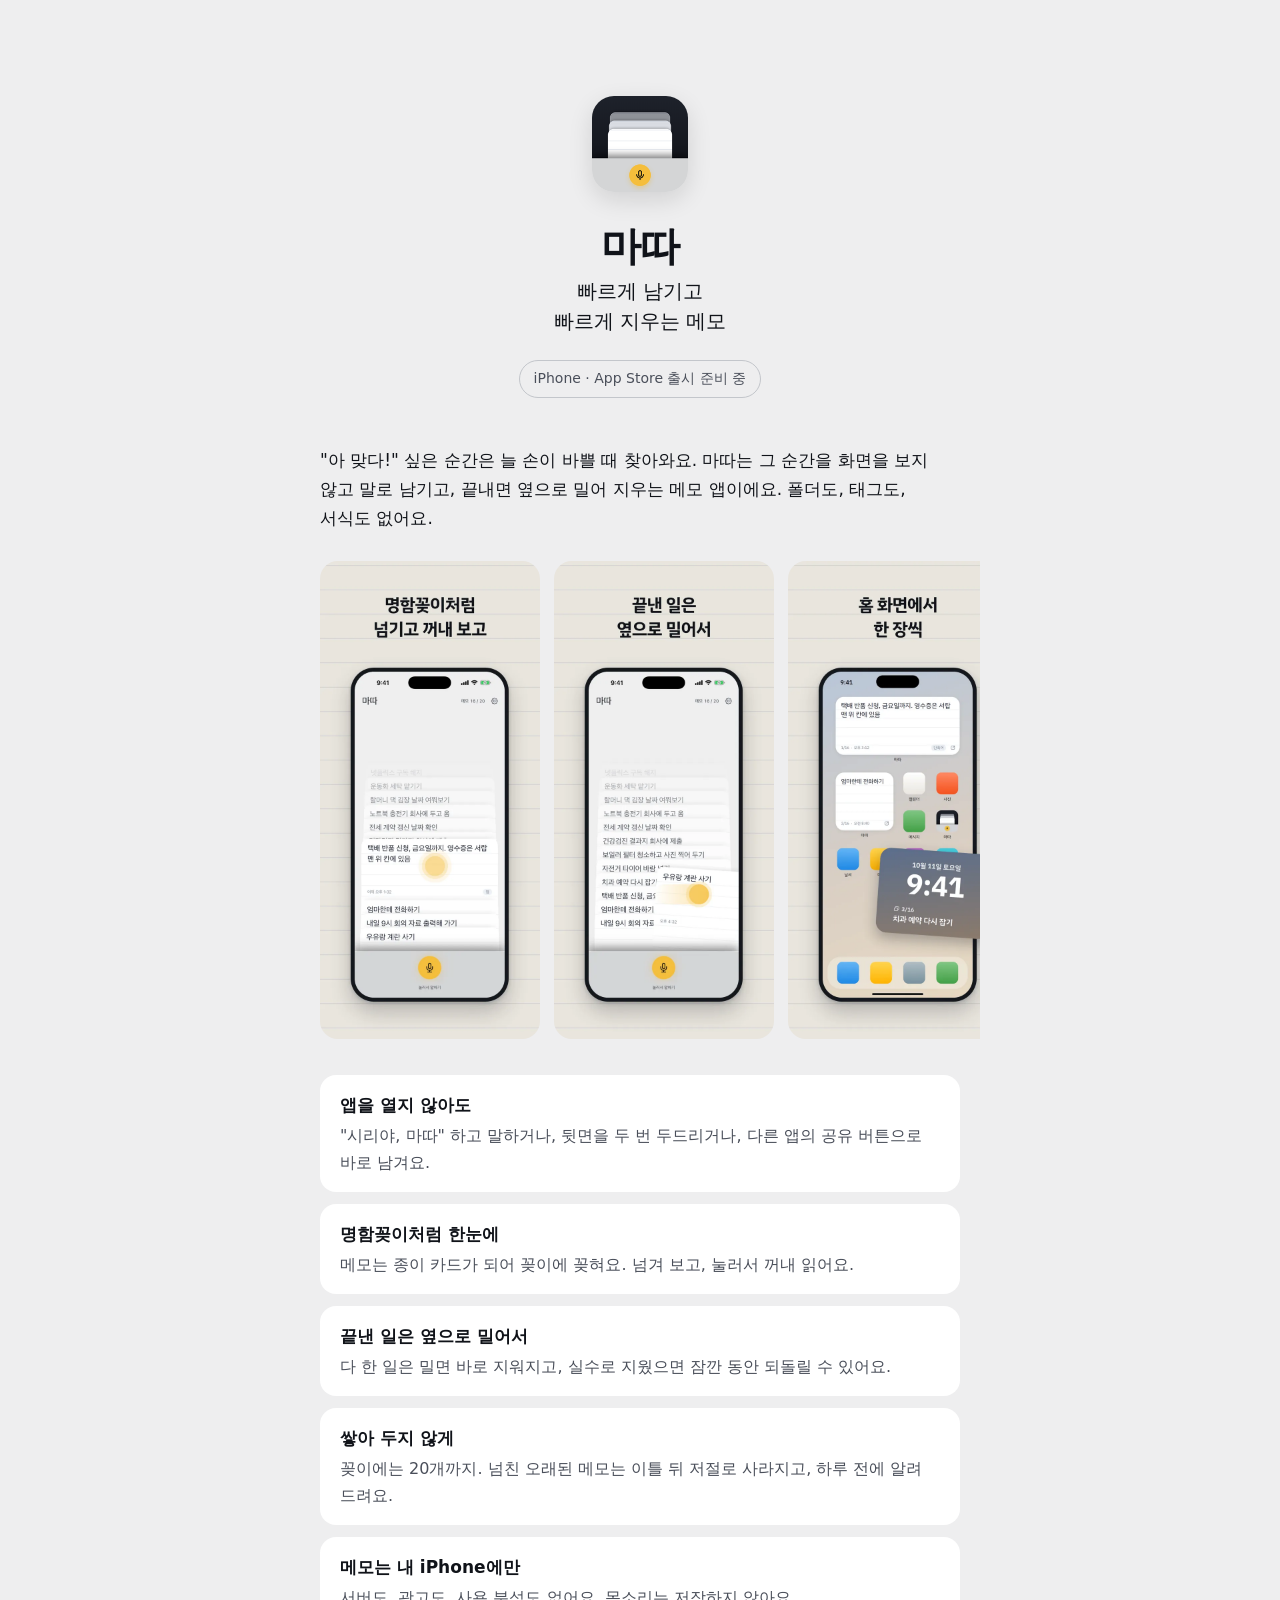
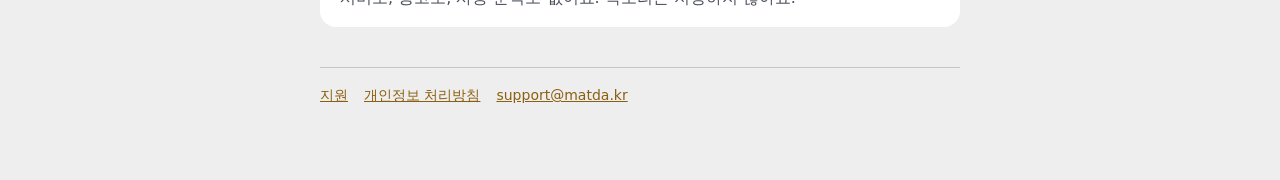
<file: index.html>
<!doctype html>
<html lang="ko">
<head>
<meta charset="utf-8">
<meta name="viewport" content="width=device-width, initial-scale=1">
<title>마따 — 빠르게 남기고 빠르게 지우는 메모</title>
<meta name="description" content="화면을 보지 않고 말로 남기고, 끝낸 일은 옆으로 밀어 지우는 iPhone 메모 앱. 서버도 광고도 없이 메모는 내 iPhone에만.">
<link rel="canonical" href="https://matda.kr/">
<meta property="og:title" content="마따">
<meta property="og:description" content="빠르게 남기고 빠르게 지우는 메모">
<meta property="og:url" content="https://matda.kr/">
<meta property="og:image" content="https://matda.kr/icon.png">
<link rel="icon" href="icon.png">
<link rel="apple-touch-icon" href="icon.png">
<link rel="stylesheet" href="style.css">
</head>
<body>
<main>
  <section class="hero">
    <img src="icon.png" alt="">
    <h1>마따</h1>
    <p class="lead">빠르게 남기고<br>빠르게 지우는 메모</p>
    <span class="badge">iPhone · App Store 출시 준비 중</span>
  </section>

  <p class="pitch">"아 맞다!" 싶은 순간은 늘 손이 바쁠 때 찾아와요. 마따는 그 순간을 화면을 보지 않고 말로 남기고, 끝내면 옆으로 밀어 지우는 메모 앱이에요. 폴더도, 태그도, 서식도 없어요.</p>

  <div class="shots" aria-label="앱 화면">
    <img src="img/3-raised.webp" width="660" height="1434" alt="명함꽂이처럼 꽂힌 메모 가운데 한 장을 꺼내 읽는 화면" loading="lazy">
    <img src="img/4-swipe.webp" width="660" height="1434" alt="끝낸 메모를 옆으로 밀어 지우는 화면" loading="lazy">
    <img src="img/5-widgets.webp" width="660" height="1434" alt="홈 화면과 잠금화면 위젯" loading="lazy">
  </div>

  <ul class="features">
    <li><strong>앱을 열지 않아도</strong><span>"시리야, 마따" 하고 말하거나, 뒷면을 두 번 두드리거나, 다른 앱의 공유 버튼으로 바로 남겨요.</span></li>
    <li><strong>명함꽂이처럼 한눈에</strong><span>메모는 종이 카드가 되어 꽂이에 꽂혀요. 넘겨 보고, 눌러서 꺼내 읽어요.</span></li>
    <li><strong>끝낸 일은 옆으로 밀어서</strong><span>다 한 일은 밀면 바로 지워지고, 실수로 지웠으면 잠깐 동안 되돌릴 수 있어요.</span></li>
    <li><strong>쌓아 두지 않게</strong><span>꽂이에는 20개까지. 넘친 오래된 메모는 이틀 뒤 저절로 사라지고, 하루 전에 알려 드려요.</span></li>
    <li><strong>메모는 내 iPhone에만</strong><span>서버도, 광고도, 사용 분석도 없어요. 목소리는 저장하지 않아요.</span></li>
  </ul>

  <nav>
    <a href="support">지원</a>
    <a href="privacy">개인정보 처리방침</a>
    <a href="mailto:support@matda.kr">support@matda.kr</a>
  </nav>
</main>
</body>
</html>
</file>
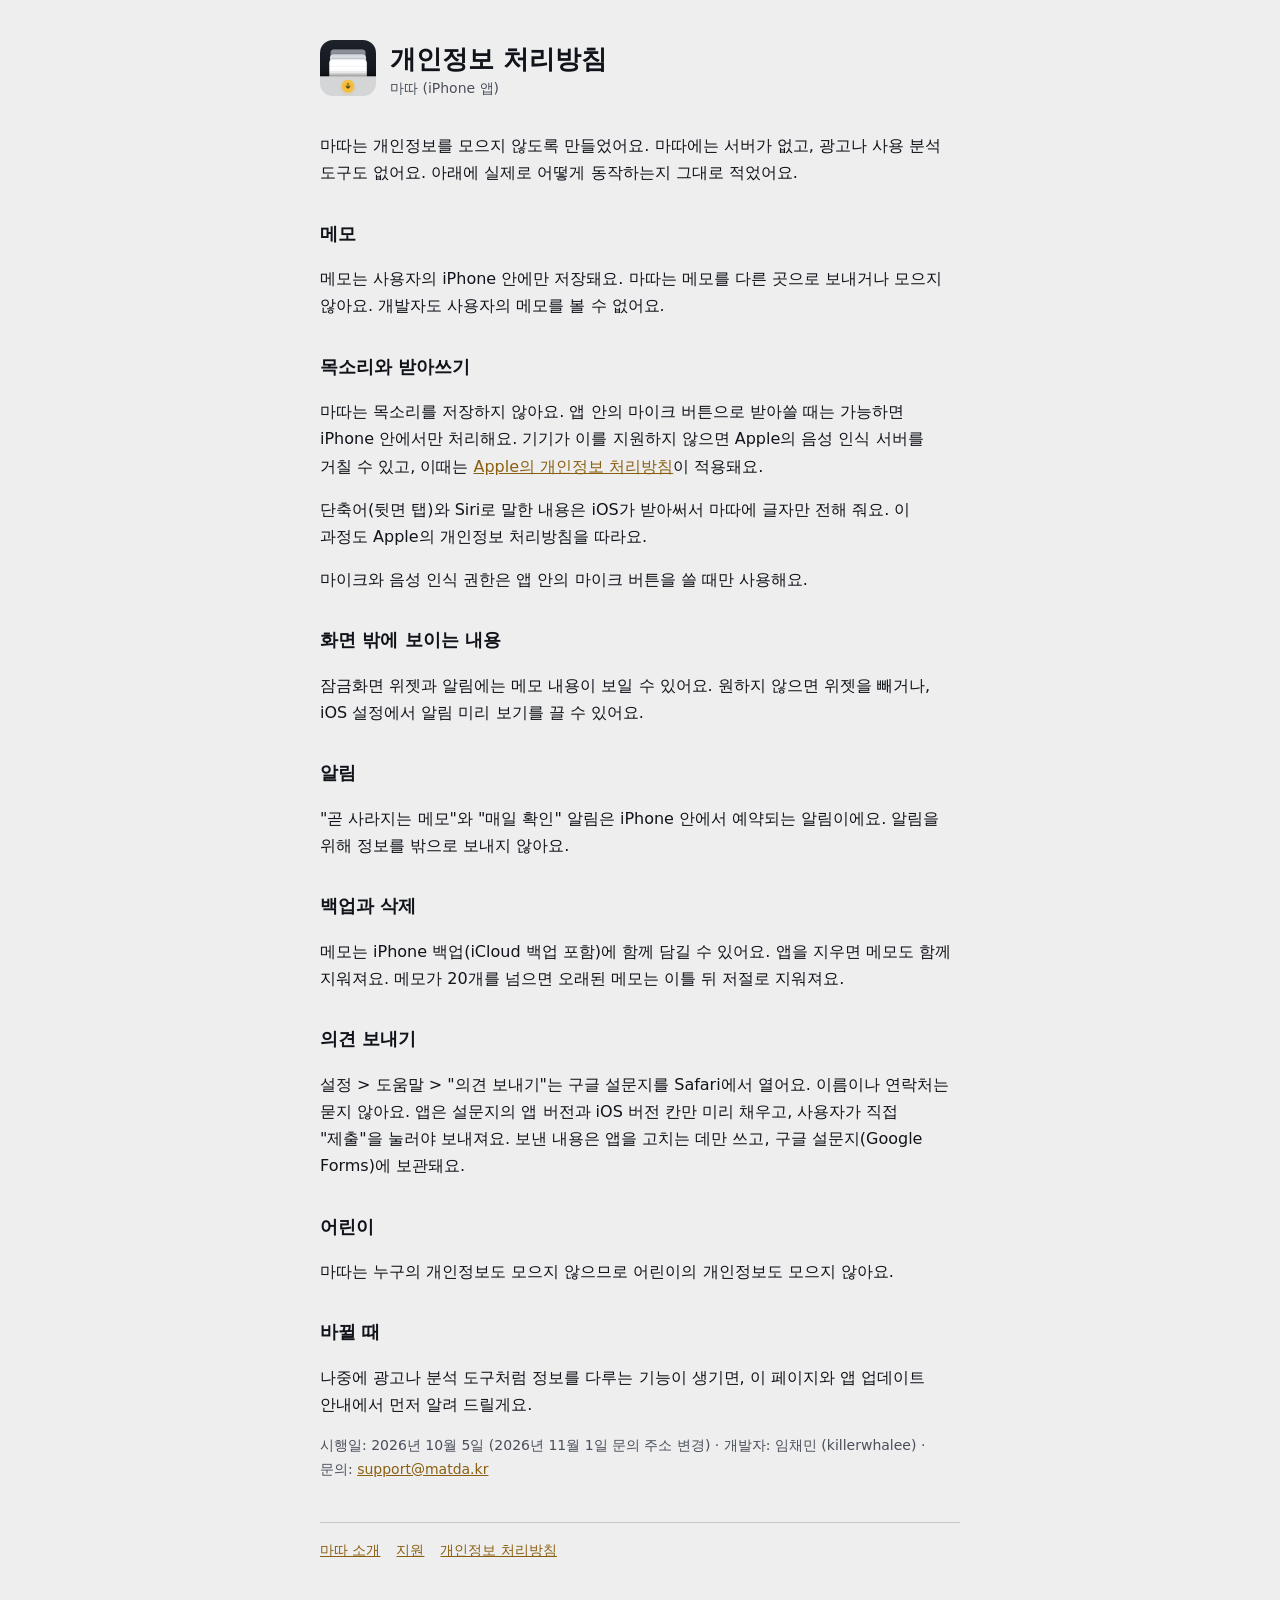
<file: privacy.html>
<!doctype html>
<html lang="ko">
<head>
<meta charset="utf-8">
<meta name="viewport" content="width=device-width, initial-scale=1">
<title>마따 개인정보 처리방침</title>
<link rel="canonical" href="https://matda.kr/privacy">
<link rel="icon" href="icon.png">
<link rel="stylesheet" href="style.css">
</head>
<body>
<main>
  <header>
    <a href="/"><img src="icon.png" alt="마따 소개"></a>
    <div><h1>개인정보 처리방침</h1><p>마따 (iPhone 앱)</p></div>
  </header>

  <p>마따는 개인정보를 모으지 않도록 만들었어요. 마따에는 서버가 없고, 광고나 사용 분석 도구도 없어요. 아래에 실제로 어떻게 동작하는지 그대로 적었어요.</p>

  <h2>메모</h2>
  <p>메모는 사용자의 iPhone 안에만 저장돼요. 마따는 메모를 다른 곳으로 보내거나 모으지 않아요. 개발자도 사용자의 메모를 볼 수 없어요.</p>

  <h2>목소리와 받아쓰기</h2>
  <p>마따는 목소리를 저장하지 않아요. 앱 안의 마이크 버튼으로 받아쓸 때는 가능하면 iPhone 안에서만 처리해요. 기기가 이를 지원하지 않으면 Apple의 음성 인식 서버를 거칠 수 있고, 이때는 <a href="https://www.apple.com/kr/legal/privacy/">Apple의 개인정보 처리방침</a>이 적용돼요.</p>
  <p>단축어(뒷면 탭)와 Siri로 말한 내용은 iOS가 받아써서 마따에 글자만 전해 줘요. 이 과정도 Apple의 개인정보 처리방침을 따라요.</p>
  <p>마이크와 음성 인식 권한은 앱 안의 마이크 버튼을 쓸 때만 사용해요.</p>

  <h2>화면 밖에 보이는 내용</h2>
  <p>잠금화면 위젯과 알림에는 메모 내용이 보일 수 있어요. 원하지 않으면 위젯을 빼거나, iOS 설정에서 알림 미리 보기를 끌 수 있어요.</p>

  <h2>알림</h2>
  <p>"곧 사라지는 메모"와 "매일 확인" 알림은 iPhone 안에서 예약되는 알림이에요. 알림을 위해 정보를 밖으로 보내지 않아요.</p>

  <h2>백업과 삭제</h2>
  <p>메모는 iPhone 백업(iCloud 백업 포함)에 함께 담길 수 있어요. 앱을 지우면 메모도 함께 지워져요. 메모가 20개를 넘으면 오래된 메모는 이틀 뒤 저절로 지워져요.</p>

  <h2>의견 보내기</h2>
  <p>설정 &gt; 도움말 &gt; "의견 보내기"는 구글 설문지를 Safari에서 열어요. 이름이나 연락처는 묻지 않아요. 앱은 설문지의 앱 버전과 iOS 버전 칸만 미리 채우고, 사용자가 직접 "제출"을 눌러야 보내져요. 보낸 내용은 앱을 고치는 데만 쓰고, 구글 설문지(Google Forms)에 보관돼요.</p>

  <h2>어린이</h2>
  <p>마따는 누구의 개인정보도 모으지 않으므로 어린이의 개인정보도 모으지 않아요.</p>

  <h2>바뀔 때</h2>
  <p>나중에 광고나 분석 도구처럼 정보를 다루는 기능이 생기면, 이 페이지와 앱 업데이트 안내에서 먼저 알려 드릴게요.</p>

  <p class="muted">시행일: 2026년 10월 5일 (2026년 11월 1일 문의 주소 변경) · 개발자: 임채민 (killerwhalee) · 문의: <a href="mailto:support@matda.kr">support@matda.kr</a></p>

  <nav><a href="/">마따 소개</a><a href="support">지원</a><a href="privacy">개인정보 처리방침</a></nav>
</main>
</body>
</html>
</file>
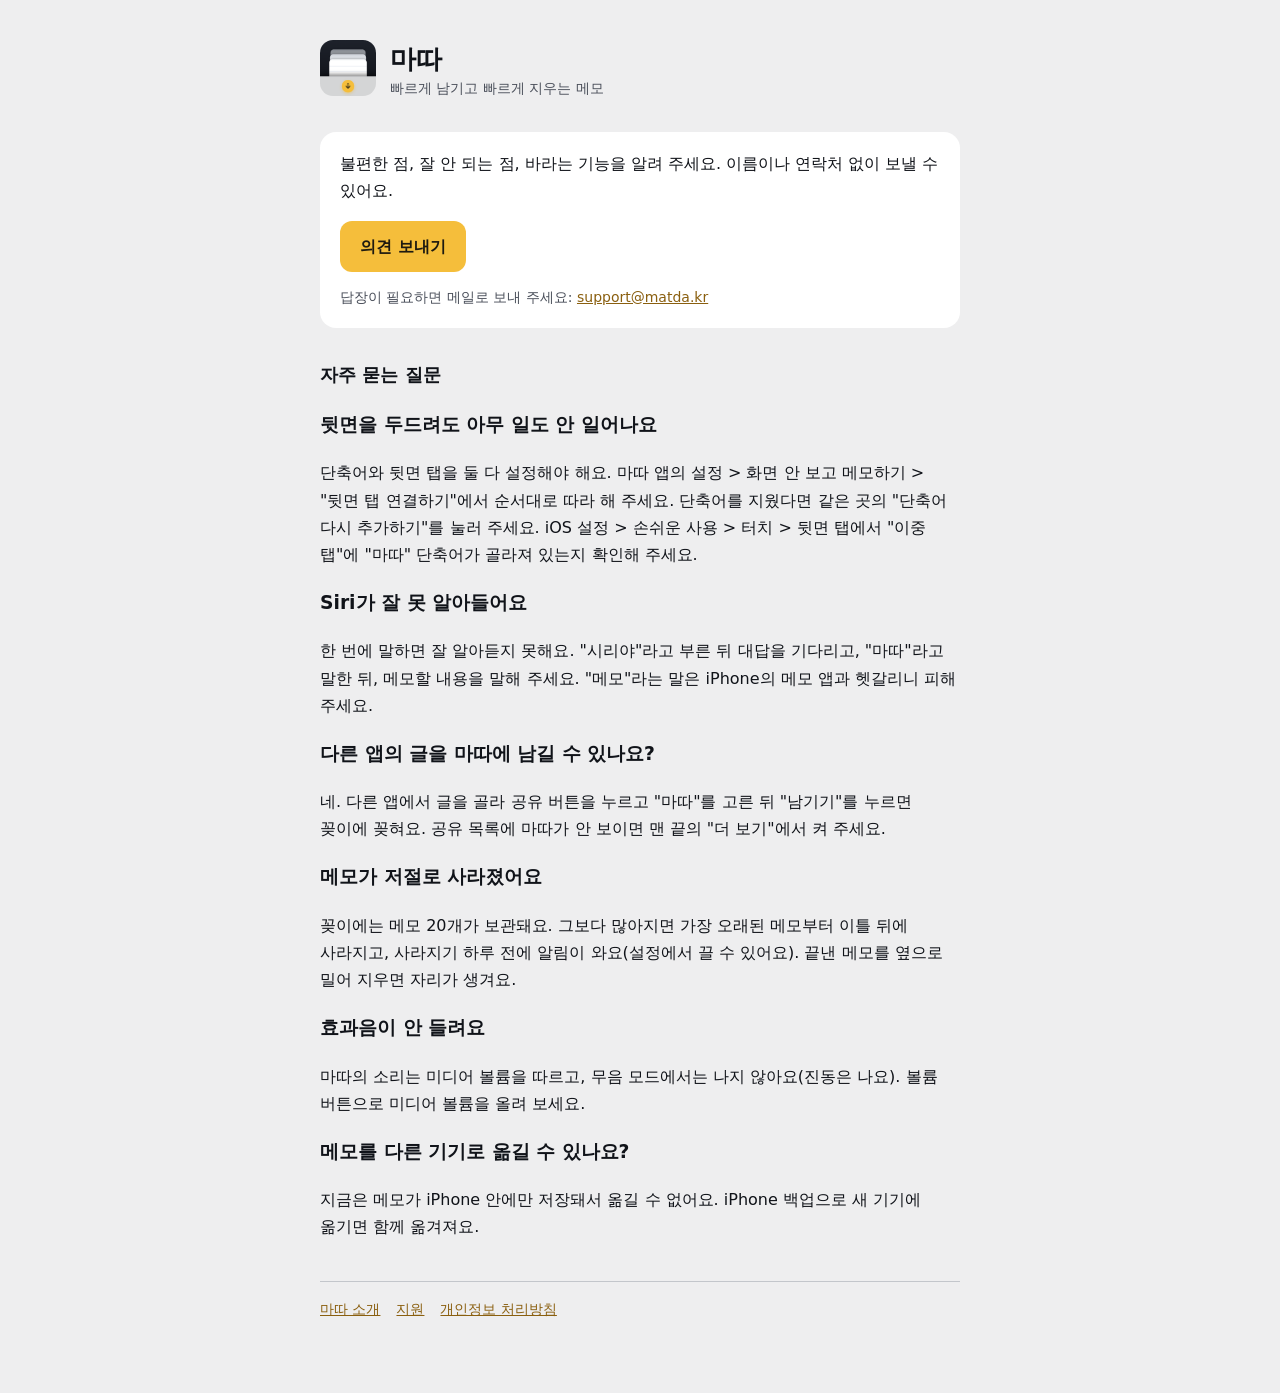
<file: support.html>
<!doctype html>
<html lang="ko">
<head>
<meta charset="utf-8">
<meta name="viewport" content="width=device-width, initial-scale=1">
<title>마따 지원</title>
<link rel="canonical" href="https://matda.kr/support">
<link rel="icon" href="icon.png">
<link rel="stylesheet" href="style.css">
</head>
<body>
<main>
  <header>
    <a href="/"><img src="icon.png" alt="마따 소개"></a>
    <div><h1>마따</h1><p>빠르게 남기고 빠르게 지우는 메모</p></div>
  </header>

  <div class="card">
    <p style="margin-top:0">불편한 점, 잘 안 되는 점, 바라는 기능을 알려 주세요. 이름이나 연락처 없이 보낼 수 있어요.</p>
    <a class="button" href="https://docs.google.com/forms/d/e/1FAIpQLScljiLKCKvgh_qjpQ9Ip6NuB3unJsg9qYNuCdFQfF-Ft87BiQ/viewform">의견 보내기</a>
    <p class="muted" style="margin-bottom:0">답장이 필요하면 메일로 보내 주세요: <a href="mailto:support@matda.kr">support@matda.kr</a></p>
  </div>

  <h2>자주 묻는 질문</h2>

  <h3>뒷면을 두드려도 아무 일도 안 일어나요</h3>
  <p>단축어와 뒷면 탭을 둘 다 설정해야 해요. 마따 앱의 설정 &gt; 화면 안 보고 메모하기 &gt; "뒷면 탭 연결하기"에서 순서대로 따라 해 주세요. 단축어를 지웠다면 같은 곳의 "단축어 다시 추가하기"를 눌러 주세요. iOS 설정 &gt; 손쉬운 사용 &gt; 터치 &gt; 뒷면 탭에서 "이중 탭"에 "마따" 단축어가 골라져 있는지 확인해 주세요.</p>

  <h3>Siri가 잘 못 알아들어요</h3>
  <p>한 번에 말하면 잘 알아듣지 못해요. "시리야"라고 부른 뒤 대답을 기다리고, "마따"라고 말한 뒤, 메모할 내용을 말해 주세요. "메모"라는 말은 iPhone의 메모 앱과 헷갈리니 피해 주세요.</p>

  <h3>다른 앱의 글을 마따에 남길 수 있나요?</h3>
  <p>네. 다른 앱에서 글을 골라 공유 버튼을 누르고 "마따"를 고른 뒤 "남기기"를 누르면 꽂이에 꽂혀요. 공유 목록에 마따가 안 보이면 맨 끝의 "더 보기"에서 켜 주세요.</p>

  <h3>메모가 저절로 사라졌어요</h3>
  <p>꽂이에는 메모 20개가 보관돼요. 그보다 많아지면 가장 오래된 메모부터 이틀 뒤에 사라지고, 사라지기 하루 전에 알림이 와요(설정에서 끌 수 있어요). 끝낸 메모를 옆으로 밀어 지우면 자리가 생겨요.</p>

  <h3>효과음이 안 들려요</h3>
  <p>마따의 소리는 미디어 볼륨을 따르고, 무음 모드에서는 나지 않아요(진동은 나요). 볼륨 버튼으로 미디어 볼륨을 올려 보세요.</p>

  <h3>메모를 다른 기기로 옮길 수 있나요?</h3>
  <p>지금은 메모가 iPhone 안에만 저장돼서 옮길 수 없어요. iPhone 백업으로 새 기기에 옮기면 함께 옮겨져요.</p>

  <nav><a href="/">마따 소개</a><a href="support">지원</a><a href="privacy">개인정보 처리방침</a></nav>
</main>
</body>
</html>
</file>
<file: style.css>
/* 마따 사이트 (matda.kr: 소개, 지원, 개인정보 처리방침). 색은 앱 Theme.Colors와 같다. */
:root {
  --bg: #EEEEEF; --surface: #FFFFFF; --text: #101319; --muted: #4A4F5A; --line: #C3C6CB;
  --accent: #F5BE3B; --accent-ink: #1E1A10; --link: #8A5F0F; --paper: #E8E4DD;
  color-scheme: light;
}
@media (prefers-color-scheme: dark) {
  :root { --bg: #0D0F14; --surface: #1B202A; --text: #D8DADF; --muted: #868C97; --line: #2A303C; --link: #F5BE3B; --paper: #1B202A; color-scheme: dark; }
}
* { box-sizing: border-box; }
body { margin: 0; background: var(--bg); color: var(--text); font: 16px/1.7 -apple-system, "Apple SD Gothic Neo", "Noto Sans KR", system-ui, sans-serif; -webkit-font-smoothing: antialiased; word-break: keep-all; }
main { max-width: 680px; margin: 0 auto; padding: 40px 20px 72px; }
header { display: flex; align-items: center; gap: 14px; margin-bottom: 28px; }
header img { width: 56px; height: 56px; border-radius: 13px; }
header p { margin: 0; color: var(--muted); font-size: 14px; }
header a { color: inherit; text-decoration: none; }
h1 { font-size: 26px; line-height: 1.3; margin: 0; }
h2 { font-size: 18px; margin: 32px 0 8px; }
p, li { color: var(--text); }
.muted { color: var(--muted); font-size: 14px; }
a { color: var(--link); }
.card { background: var(--surface); border-radius: 16px; padding: 18px 20px; margin: 16px 0; }
.button { display: inline-block; background: var(--accent); color: var(--accent-ink); text-decoration: none; font-weight: 600; padding: 12px 20px; border-radius: 12px; }
nav { margin-top: 40px; padding-top: 16px; border-top: 1px solid var(--line); font-size: 14px; display: flex; flex-wrap: wrap; gap: 16px; }

/* 소개 (index.html) */
.hero { text-align: center; padding: 56px 0 8px; }
.hero img { width: 96px; height: 96px; border-radius: 22px; box-shadow: 0 8px 24px rgb(0 0 0 / .12); }
.hero h1 { font-size: 40px; margin: 20px 0 4px; letter-spacing: -0.02em; }
.hero .lead { font-size: 20px; line-height: 1.5; margin: 0 0 24px; }
.hero .muted { margin-top: 14px; }
.badge { display: inline-block; border: 1px solid var(--line); border-radius: 999px; padding: 6px 14px; font-size: 14px; color: var(--muted); }
.pitch { font-size: 17px; margin: 40px 0 8px; }
.shots { display: flex; gap: 14px; overflow-x: auto; scroll-snap-type: x mandatory; margin: 28px -20px; padding: 0 20px 8px; }
.shots img { flex: 0 0 auto; width: min(62vw, 220px); height: auto; border-radius: 18px; background: var(--paper); scroll-snap-align: center; }
.features { list-style: none; padding: 0; margin: 8px 0 0; display: grid; gap: 12px; }
.features li { background: var(--surface); border-radius: 16px; padding: 16px 20px; }
.features strong { display: block; font-size: 17px; margin-bottom: 2px; }
.features span { color: var(--muted); }
</file>
